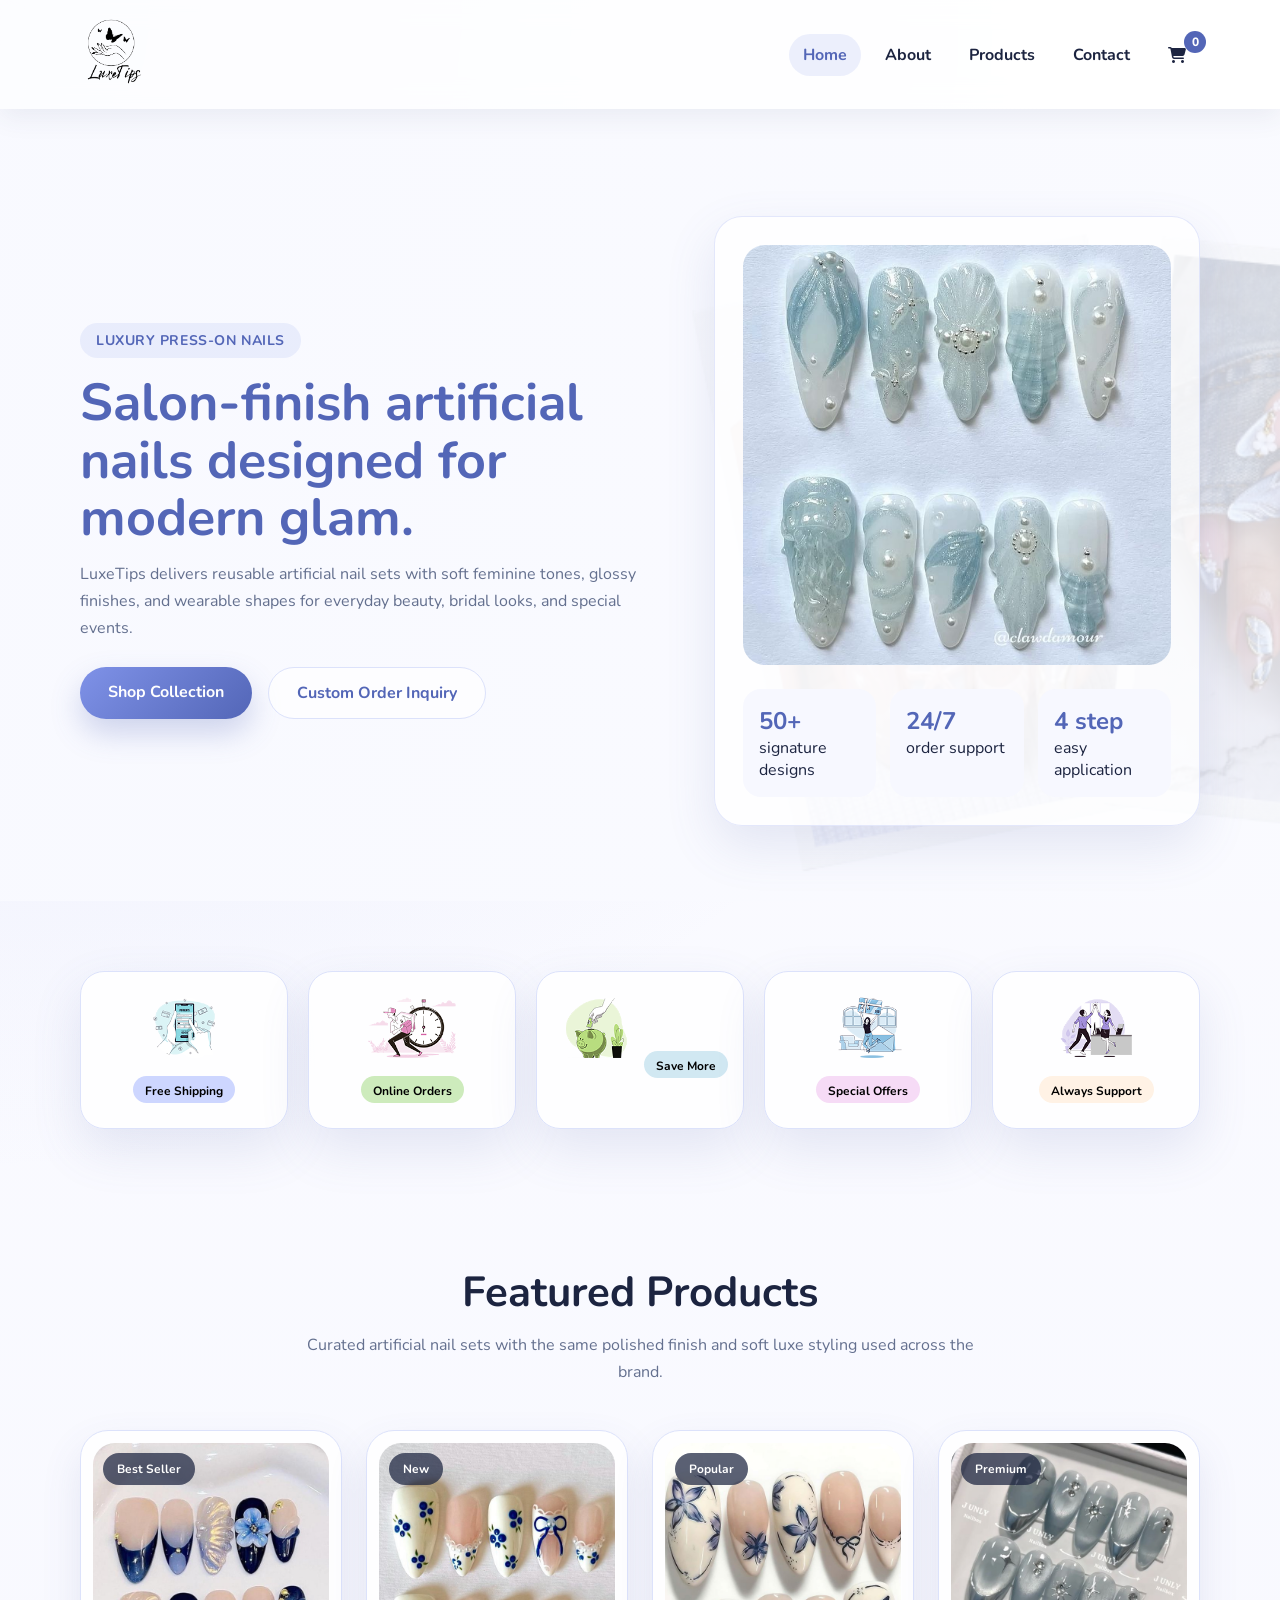
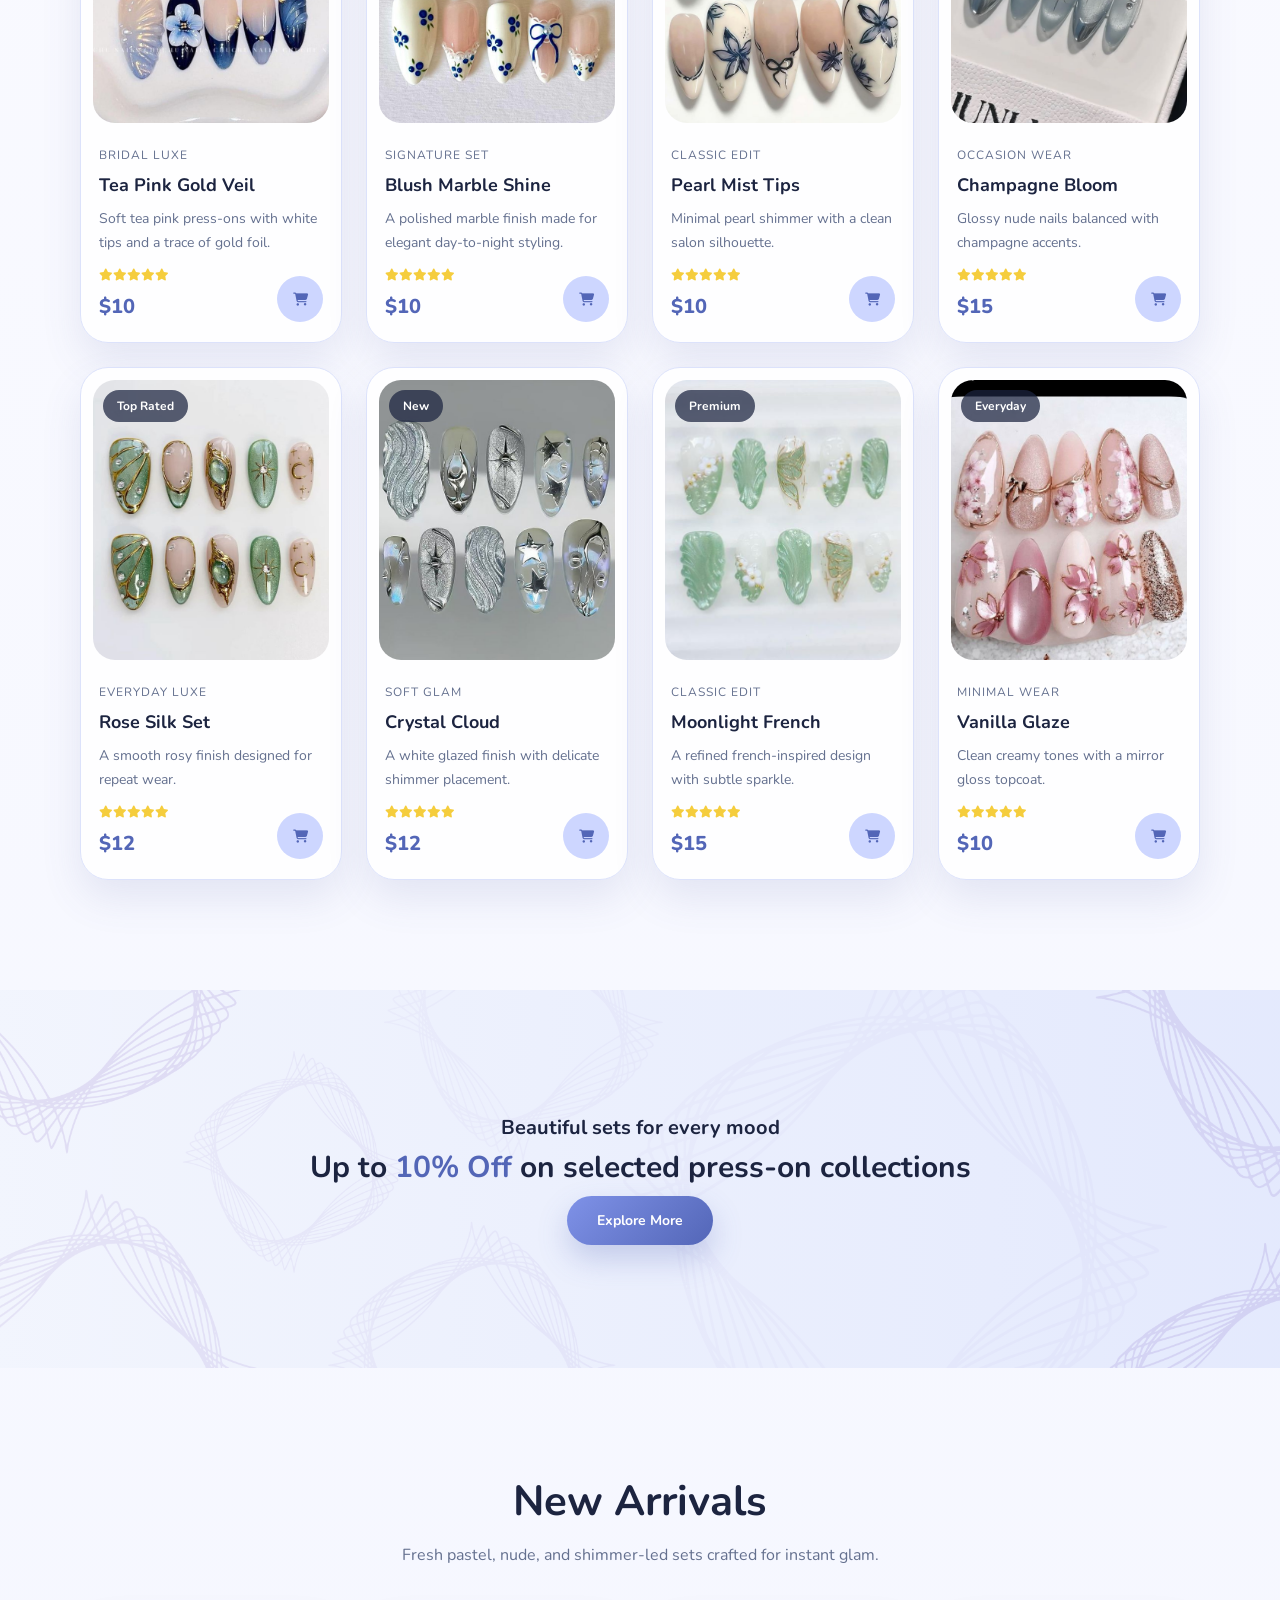
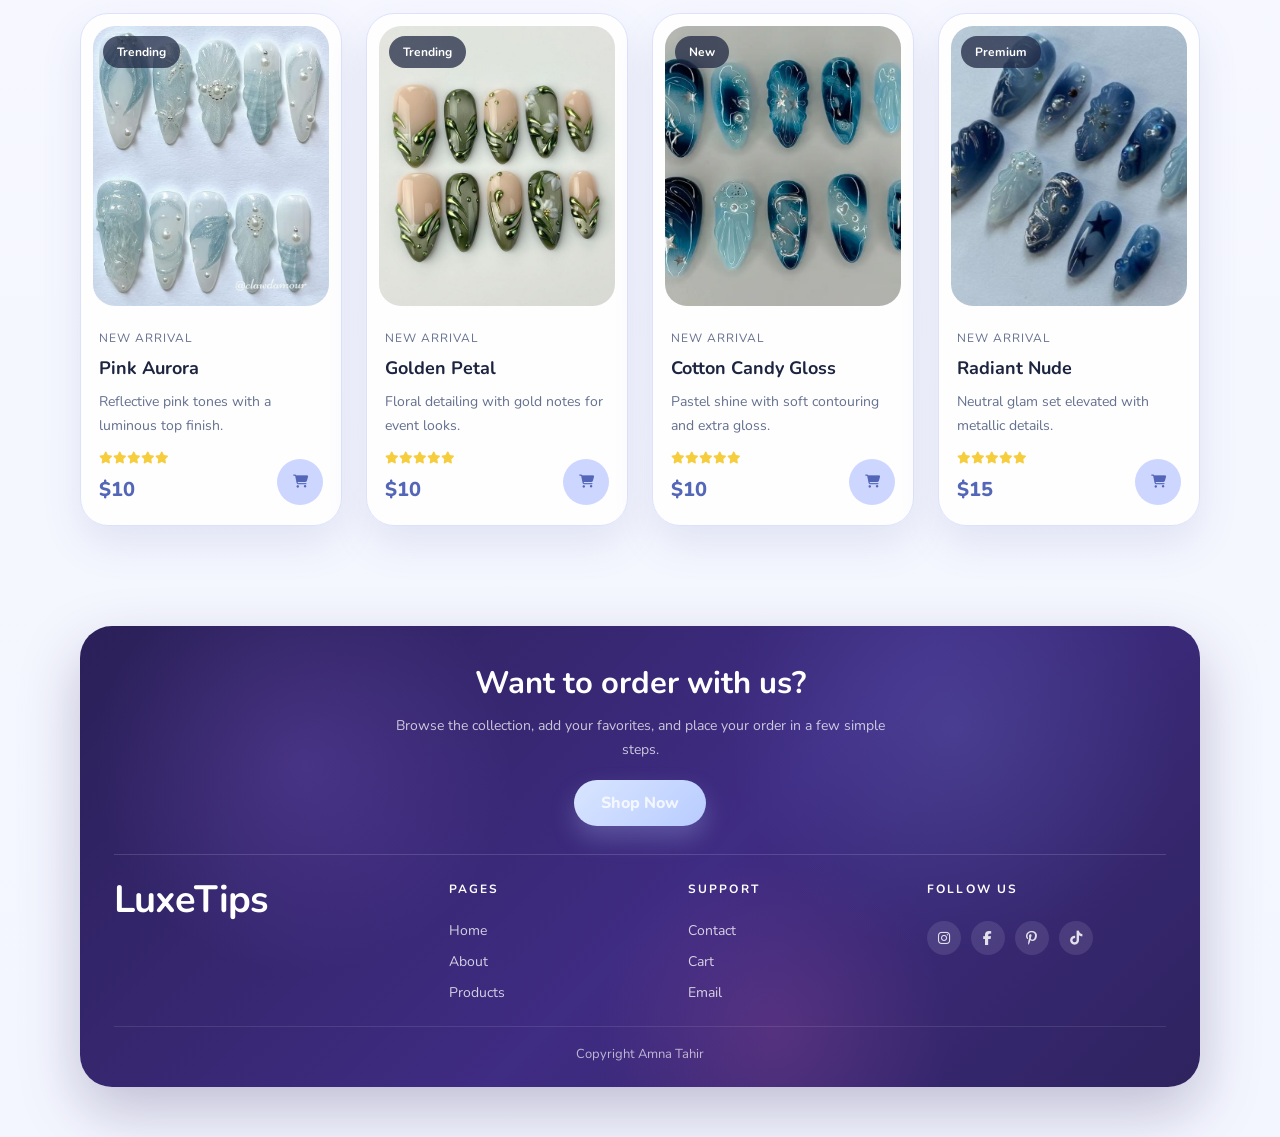
<file: index.html>
<!DOCTYPE html>
<html lang="en">
<head>
  <meta charset="UTF-8">
  <meta name="viewport" content="width=device-width, initial-scale=1.0">
  <title>LuxeTips | Artificial Nails</title>
  <link rel="stylesheet" href="https://cdnjs.cloudflare.com/ajax/libs/font-awesome/6.5.2/css/all.min.css">
  <link rel="stylesheet" href="style.css">
</head>
<body data-page="home">
  <header id="header">
    <a href="index.html"><img src="img/logo.png" class="logo" alt="LuxeTips logo"></a>
    <ul id="navbar">
      <li><a href="index.html" data-nav="home">Home</a></li>
      <li><a href="about.html" data-nav="about">About</a></li>
      <li><a href="product.html" data-nav="products">Products</a></li>
      <li><a href="contact.html" data-nav="contact">Contact</a></li>
      <li>
        <a href="cart.html" class="cart-link" data-nav="cart" aria-label="Cart">
          <i class="fa-solid fa-cart-shopping"></i>
          <span class="cart-count" data-cart-count>0</span>
        </a>
      </li>
    </ul>
  </header>

  <section id="hero">
    <div class="hero-copy">
      <span class="tag">Luxury Press-On Nails</span>
      <h1>Salon-finish artificial nails designed for modern glam.</h1>
      <p>LuxeTips delivers reusable artificial nail sets with soft feminine tones, glossy finishes, and wearable shapes for everyday beauty, bridal looks, and special events.</p>
      <div class="hero-actions">
        <a href="product.html" class="myBtn">Shop Collection</a>
        <a href="contact.html" class="outline-btn">Custom Order Inquiry</a>
      </div>
    </div>
    <div class="hero-card">
      <img src="img/28.jpg" alt="Featured luxe artificial nails">
      <div class="hero-stats">
        <div class="stat">
          <strong>50+</strong>
          <span>signature designs</span>
        </div>
        <div class="stat">
          <strong>24/7</strong>
          <span>order support</span>
        </div>
        <div class="stat">
          <strong>4 step</strong>
          <span>easy application</span>
        </div>
      </div>
    </div>
  </section>

  <section id="feature" class="section-p1">
    <div class="fe-box">
      <img src="img/f1.png" alt="Shipping icon">
      <h6>Free Shipping</h6>
    </div>
    <div class="fe-box">
      <img src="img/f2.png" alt="Order icon">
      <h6>Online Orders</h6>
    </div>
    <div class="fe-box">
      <img src="img/f3.png" alt="Savings icon">
      <h6>Save More</h6>
    </div>
    <div class="fe-box">
      <img src="img/f4.png" alt="Promotions icon">
      <h6>Special Offers</h6>
    </div>
    <div class="fe-box">
      <img src="img/f5.png" alt="Support icon">
      <h6>Always Support</h6>
    </div>
  </section>

  <section id="product1" class="section-p1">
    <div class="section-head">
      <h2>Featured Products</h2>
      <p>Curated artificial nail sets with the same polished finish and soft luxe styling used across the brand.</p>
    </div>
    <div class="pro-container" data-featured-products></div>
  </section>

  <section id="banner" class="section-m1">
    <h4>Beautiful sets for every mood</h4>
    <h2>Up to <span>10% Off</span> on selected press-on collections</h2>
    <a href="product.html" class="normal-link">Explore More</a>
  </section>

  <section id="product1" class="section-p1">
    <div class="section-head">
      <h2>New Arrivals</h2>
      <p>Fresh pastel, nude, and shimmer-led sets crafted for instant glam.</p>
    </div>
    <div class="pro-container" data-new-products></div>
  </section>

  <footer class="footer">
    <div class="footer-inner">
      <div class="footer-top">
        <h3>Want to order with us?</h3>
        <p>Browse the collection, add your favorites, and place your order in a few simple steps.</p>
        <a href="product.html" class="footer-cta">Shop Now</a>
      </div>
      <div class="footer-divider"></div>
      <div class="footer-grid">
        <div class="footer-brand">
          <h2>LuxeTips</h2>
        </div>
        <div class="footer-links">
          <h4>Pages</h4>
          <a href="index.html">Home</a>
          <a href="about.html">About</a>
          <a href="product.html">Products</a>
        </div>
        <div class="footer-links">
          <h4>Support</h4>
          <a href="contact.html">Contact</a>
          <a href="cart.html">Cart</a>
          <a href="mailto:amna.mirza782@gmail.com">Email</a>
        </div>
        <div class="footer-links footer-social">
          <h4>Follow Us</h4>
          <div class="social-icons">
            <a href="#" aria-label="Instagram"><i class="fa-brands fa-instagram"></i></a>
            <a href="#" aria-label="Facebook"><i class="fa-brands fa-facebook-f"></i></a>
            <a href="#" aria-label="Pinterest"><i class="fa-brands fa-pinterest-p"></i></a>
            <a href="#" aria-label="TikTok"><i class="fa-brands fa-tiktok"></i></a>
          </div>
        </div>
      </div>
      <div class="footer-bottom">
        <p>Copyright Amna Tahir</p>
      </div>
    </div>
  </footer>

  <div class="toast" data-toast></div>
  <script src="script.js"></script>
</body>
</html>
</file>
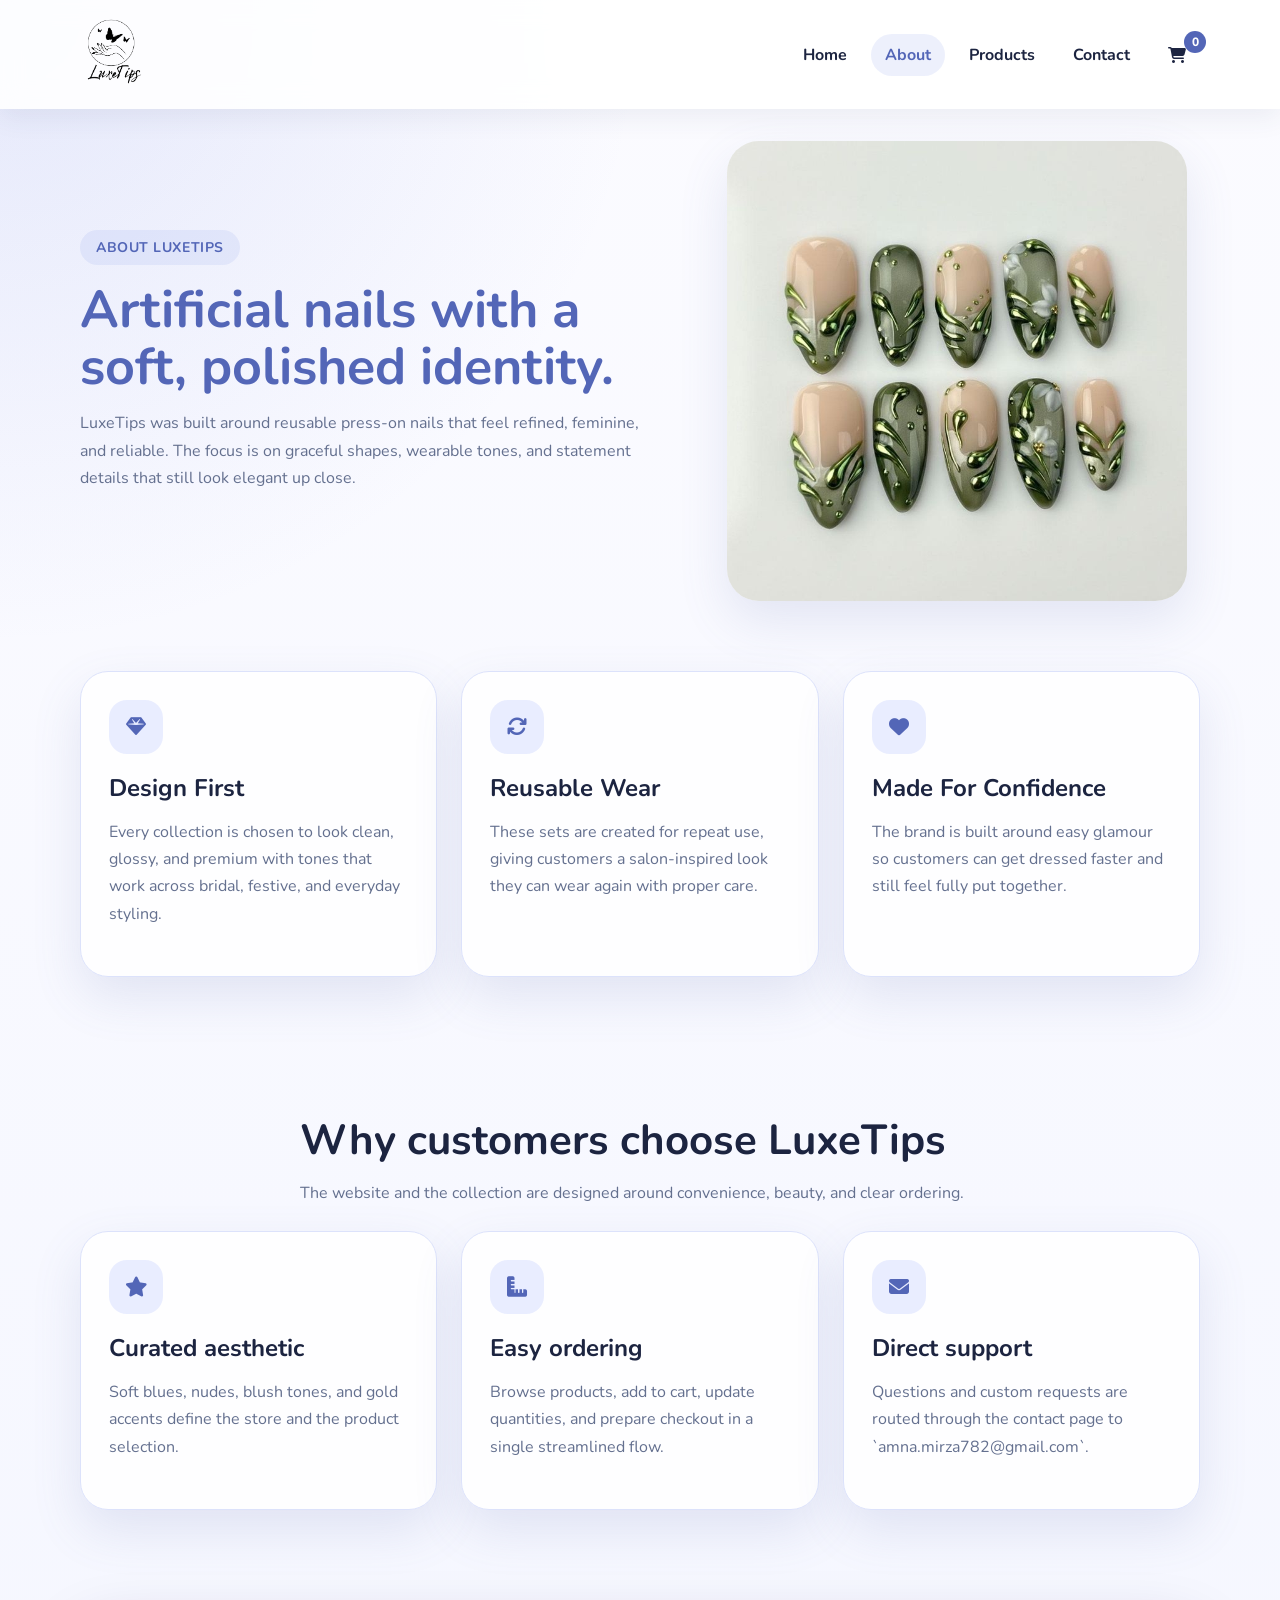
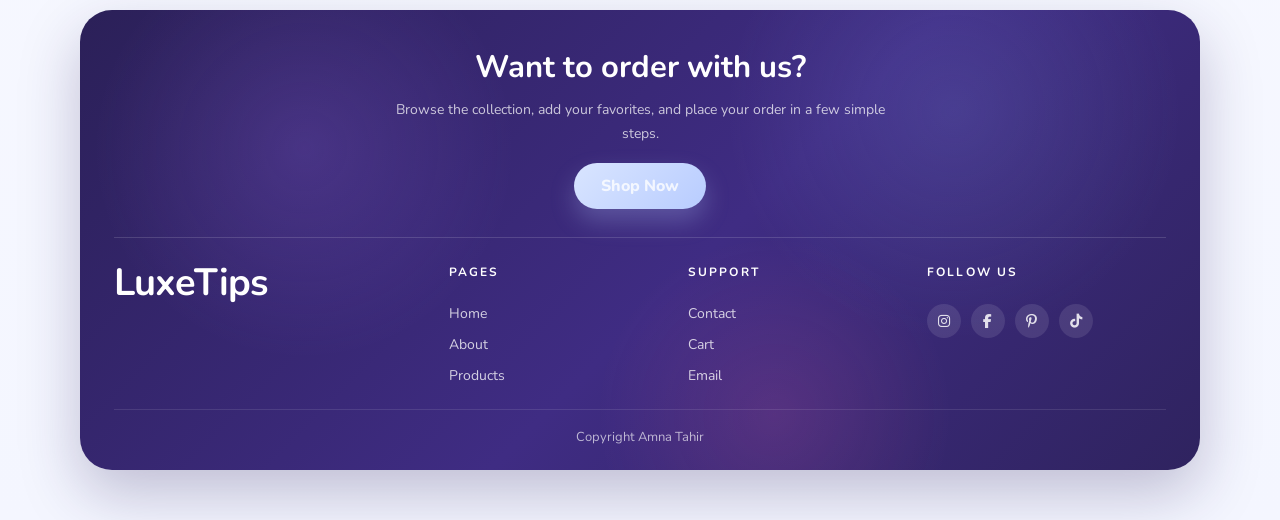
<file: about.html>
<!DOCTYPE html>
<html lang="en">
<head>
  <meta charset="UTF-8">
  <meta name="viewport" content="width=device-width, initial-scale=1.0">
  <title>LuxeTips | About</title>
  <link rel="stylesheet" href="https://cdnjs.cloudflare.com/ajax/libs/font-awesome/6.5.2/css/all.min.css">
  <link rel="stylesheet" href="style.css">
</head>
<body data-page="about">
  <header id="header">
    <a href="index.html"><img src="img/logo.png" class="logo" alt="LuxeTips logo"></a>
    <ul id="navbar">
      <li><a href="index.html" data-nav="home">Home</a></li>
      <li><a href="about.html" data-nav="about">About</a></li>
      <li><a href="product.html" data-nav="products">Products</a></li>
      <li><a href="contact.html" data-nav="contact">Contact</a></li>
      <li>
        <a href="cart.html" class="cart-link" data-nav="cart" aria-label="Cart">
          <i class="fa-solid fa-cart-shopping"></i>
          <span class="cart-count" data-cart-count>0</span>
        </a>
      </li>
    </ul>
  </header>

  <section class="page-hero section-p1">
    <div class="page-hero-copy">
      <span class="tag">About LuxeTips</span>
      <h1>Artificial nails with a soft, polished identity.</h1>
      <p>LuxeTips was built around reusable press-on nails that feel refined, feminine, and reliable. The focus is on graceful shapes, wearable tones, and statement details that still look elegant up close.</p>
    </div>
    <div class="page-hero-card">
      <img src="img/35.jpg" alt="About LuxeTips">
    </div>
  </section>

  <section class="section-p1">
    <div class="story-grid">
      <article class="story-card">
        <i class="fa-solid fa-gem"></i>
        <h3>Design First</h3>
        <p>Every collection is chosen to look clean, glossy, and premium with tones that work across bridal, festive, and everyday styling.</p>
      </article>
      <article class="story-card">
        <i class="fa-solid fa-arrows-rotate"></i>
        <h3>Reusable Wear</h3>
        <p>These sets are created for repeat use, giving customers a salon-inspired look they can wear again with proper care.</p>
      </article>
      <article class="story-card">
        <i class="fa-solid fa-heart"></i>
        <h3>Made For Confidence</h3>
        <p>The brand is built around easy glamour so customers can get dressed faster and still feel fully put together.</p>
      </article>
    </div>
  </section>

  <section class="section-p1">
    <div class="section-head">
      <h2>Why customers choose LuxeTips</h2>
      <p>The website and the collection are designed around convenience, beauty, and clear ordering.</p>
    </div>
    <div class="info-grid">
      <article class="info-card">
        <i class="fa-solid fa-star"></i>
        <h3>Curated aesthetic</h3>
        <p>Soft blues, nudes, blush tones, and gold accents define the store and the product selection.</p>
      </article>
      <article class="info-card">
        <i class="fa-solid fa-ruler-combined"></i>
        <h3>Easy ordering</h3>
        <p>Browse products, add to cart, update quantities, and prepare checkout in a single streamlined flow.</p>
      </article>
      <article class="info-card">
        <i class="fa-solid fa-envelope"></i>
        <h3>Direct support</h3>
        <p>Questions and custom requests are routed through the contact page to `amna.mirza782@gmail.com`.</p>
      </article>
    </div>
  </section>

  <footer class="footer">
    <div class="footer-inner">
      <div class="footer-top">
        <h3>Want to order with us?</h3>
        <p>Browse the collection, add your favorites, and place your order in a few simple steps.</p>
        <a href="product.html" class="footer-cta">Shop Now</a>
      </div>
      <div class="footer-divider"></div>
      <div class="footer-grid">
        <div class="footer-brand">
          <h2>LuxeTips</h2>
        </div>
        <div class="footer-links">
          <h4>Pages</h4>
          <a href="index.html">Home</a>
          <a href="about.html">About</a>
          <a href="product.html">Products</a>
        </div>
        <div class="footer-links">
          <h4>Support</h4>
          <a href="contact.html">Contact</a>
          <a href="cart.html">Cart</a>
          <a href="mailto:amna.mirza782@gmail.com">Email</a>
        </div>
        <div class="footer-links footer-social">
          <h4>Follow Us</h4>
          <div class="social-icons">
            <a href="#" aria-label="Instagram"><i class="fa-brands fa-instagram"></i></a>
            <a href="#" aria-label="Facebook"><i class="fa-brands fa-facebook-f"></i></a>
            <a href="#" aria-label="Pinterest"><i class="fa-brands fa-pinterest-p"></i></a>
            <a href="#" aria-label="TikTok"><i class="fa-brands fa-tiktok"></i></a>
          </div>
        </div>
      </div>
      <div class="footer-bottom">
        <p>Copyright Amna Tahir</p>
      </div>
    </div>
  </footer>

  <div class="toast" data-toast></div>
  <script src="script.js"></script>
</body>
</html>
</file>
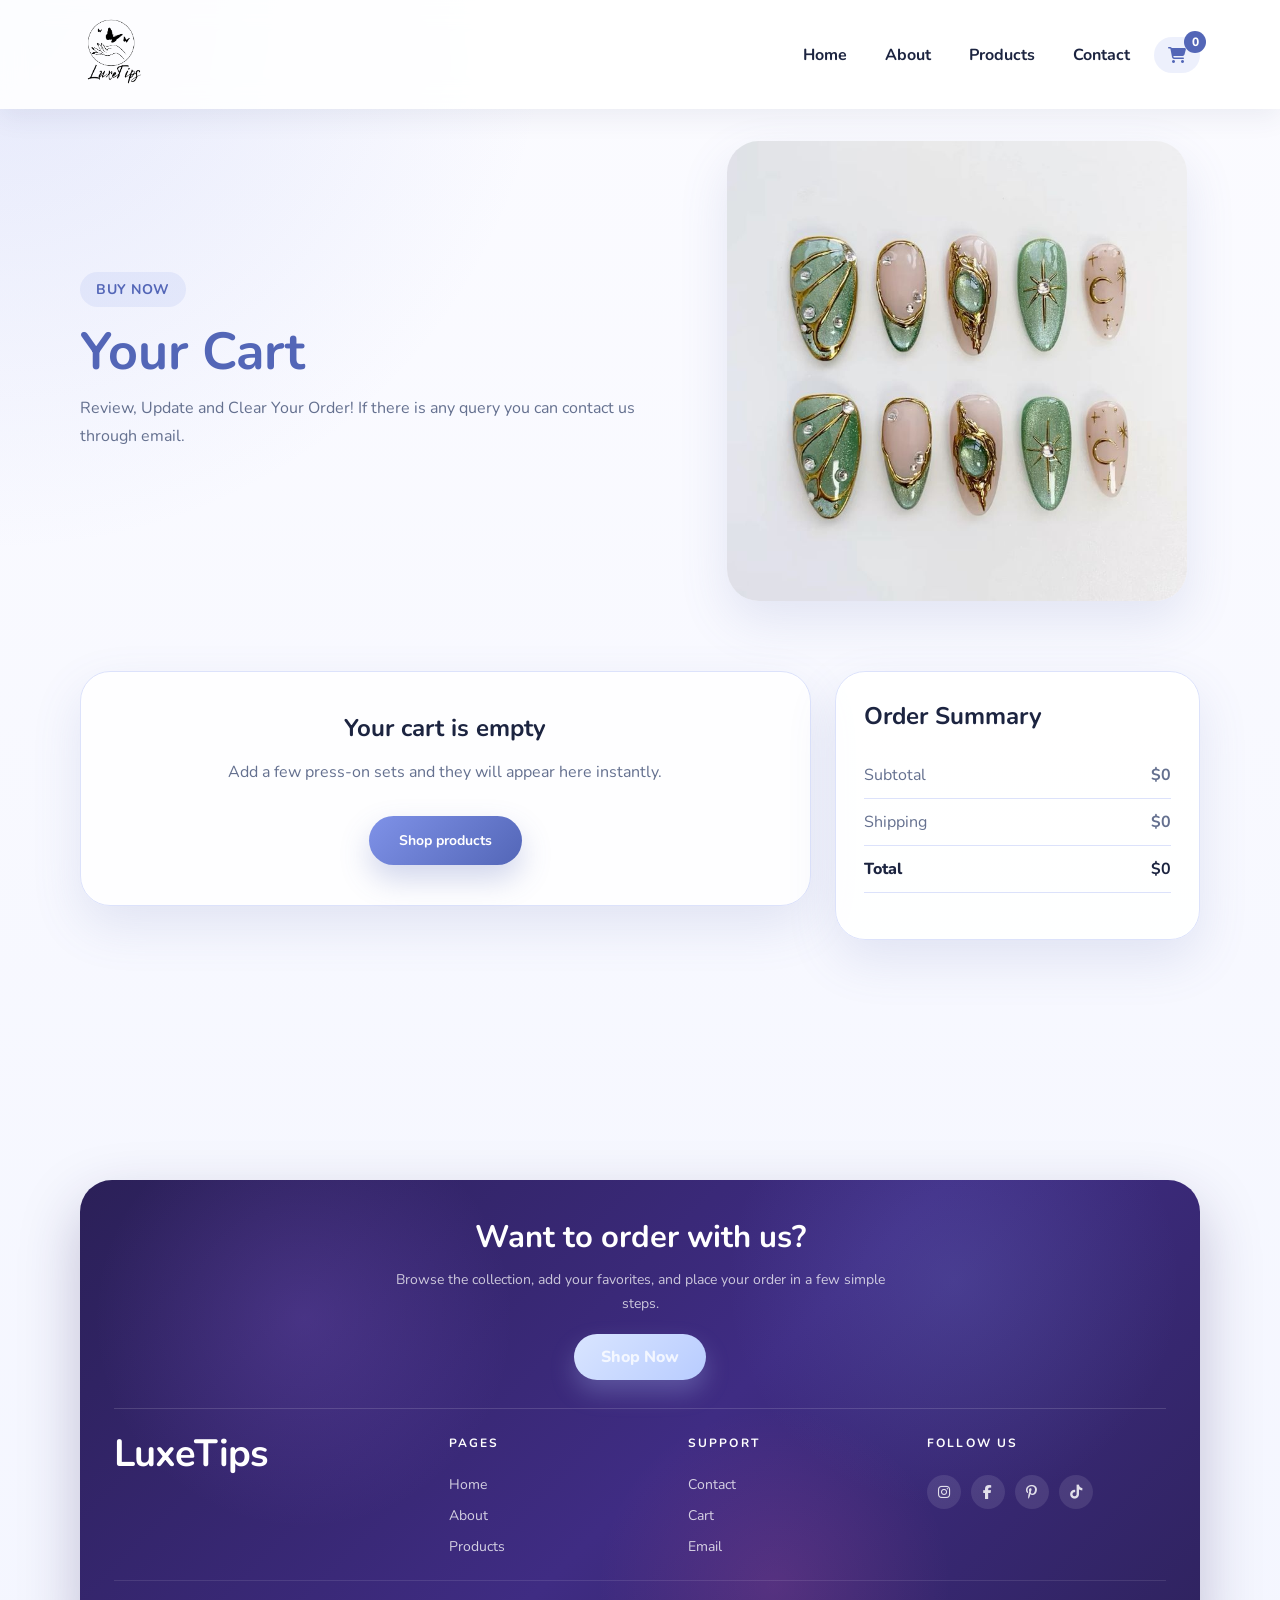
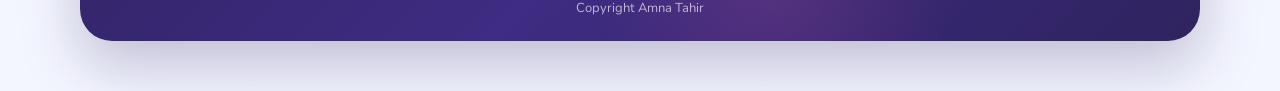
<file: cart.html>
<!DOCTYPE html>
<html lang="en">
<head>
  <meta charset="UTF-8">
  <meta name="viewport" content="width=device-width, initial-scale=1.0">
  <title>LuxeTips | Cart</title>
  <link rel="stylesheet" href="https://cdnjs.cloudflare.com/ajax/libs/font-awesome/6.5.2/css/all.min.css">
  <link rel="stylesheet" href="style.css">
</head>
<body data-page="cart">
  <header id="header">
    <a href="index.html"><img src="img/logo.png" class="logo" alt="LuxeTips logo"></a>
    <ul id="navbar">
      <li><a href="index.html" data-nav="home">Home</a></li>
      <li><a href="about.html" data-nav="about">About</a></li>
      <li><a href="product.html" data-nav="products">Products</a></li>
      <li><a href="contact.html" data-nav="contact">Contact</a></li>
      <li>
        <a href="cart.html" class="cart-link" data-nav="cart" aria-label="Cart">
          <i class="fa-solid fa-cart-shopping"></i>
          <span class="cart-count" data-cart-count>0</span>
        </a>
      </li>
    </ul>
  </header>

  <section class="page-hero section-p1">
    <div class="page-hero-copy">
      <span class="tag">Buy Now</span>
      <h1>Your Cart</h1>
      <p>Review, Update and Clear Your Order! If there is any query you can contact us through email.</p>
    </div>
    <div class="page-hero-card">
      <img src="img/23.jpg" alt="Cart page">
    </div>
  </section>

  <section class="section-p1">
    <div class="cart-layout">
      <div class="cart-list" data-cart-items></div>
      <div data-cart-summary></div>
    </div>
  </section>

  <section class="section-p1">
    <div class="contact-form-wrap checkout-form-wrap" data-checkout-section hidden>
      <div class="section-head">
        <h2>Checkout Details</h2>
        <p>Fill in your delivery details. The order summary and total amount will be included in the message sent to LuxeTips.</p>
      </div>
      <form class="contact-form checkout-form" data-checkout-form>
        <div class="field">
          <label for="checkout-name">Full Name</label>
          <input id="checkout-name" name="fullName" type="text" required>
        </div>
        <div class="field">
          <label for="checkout-phone">Phone Number</label>
          <div class="phone-field">
            <select id="checkout-country-code" name="countryCode" required>
              <option value="+92">Pakistan (+92)</option>
              <option value="+1">USA/Canada (+1)</option>
              <option value="+44">UK (+44)</option>
              <option value="+971">UAE (+971)</option>
              <option value="+91">India (+91)</option>
              <option value="+61">Australia (+61)</option>
              <option value="+966">Saudi Arabia (+966)</option>
            </select>
            <input id="checkout-phone" name="phone" type="tel" placeholder="3001234567" required>
          </div>
        </div>
        <div class="field">
          <label for="checkout-email">Email Address</label>
          <input id="checkout-email" name="email" type="email" required>
        </div>
        <div class="field">
          <label for="checkout-city">City</label>
          <input id="checkout-city" name="city" type="text" required>
        </div>
        <div class="field">
          <label for="checkout-country">Country</label>
          <input id="checkout-country" name="country" type="text" required>
        </div>
        <div class="field">
          <label for="checkout-postal">Postal Code</label>
          <input id="checkout-postal" name="postalCode" type="text" required>
        </div>
        <div class="field full">
          <label for="checkout-address">Permanent Address</label>
          <textarea id="checkout-address" name="address" required></textarea>
        </div>
        <div class="field">
          <label for="checkout-total">Total Amount</label>
          <input id="checkout-total" name="totalAmount" type="text" readonly required>
        </div>
        <div class="field full">
          <div class="checkout-note">
            Your order will stay on this page after submission.
          </div>
        </div>
        <div class="field full">
          <div class="checkout-status" data-checkout-status hidden></div>
        </div>
        <div class="field full checkout-submit-wrap" data-checkout-submit-wrap hidden>
          <button type="submit" class="normal">Submit Order</button>
        </div>
      </form>
    </div>
  </section>

  <footer class="footer">
    <div class="footer-inner">
      <div class="footer-top">
        <h3>Want to order with us?</h3>
        <p>Browse the collection, add your favorites, and place your order in a few simple steps.</p>
        <a href="product.html" class="footer-cta">Shop Now</a>
      </div>
      <div class="footer-divider"></div>
      <div class="footer-grid">
        <div class="footer-brand">
          <h2>LuxeTips</h2>
        </div>
        <div class="footer-links">
          <h4>Pages</h4>
          <a href="index.html">Home</a>
          <a href="about.html">About</a>
          <a href="product.html">Products</a>
        </div>
        <div class="footer-links">
          <h4>Support</h4>
          <a href="contact.html">Contact</a>
          <a href="cart.html">Cart</a>
          <a href="mailto:amna.mirza782@gmail.com">Email</a>
        </div>
        <div class="footer-links footer-social">
          <h4>Follow Us</h4>
          <div class="social-icons">
            <a href="#" aria-label="Instagram"><i class="fa-brands fa-instagram"></i></a>
            <a href="#" aria-label="Facebook"><i class="fa-brands fa-facebook-f"></i></a>
            <a href="#" aria-label="Pinterest"><i class="fa-brands fa-pinterest-p"></i></a>
            <a href="#" aria-label="TikTok"><i class="fa-brands fa-tiktok"></i></a>
          </div>
        </div>
      </div>
      <div class="footer-bottom">
        <p>Copyright Amna Tahir</p>
      </div>
    </div>
  </footer>

  <div class="toast" data-toast></div>
  <script src="script.js"></script>
</body>
</html>
</file>
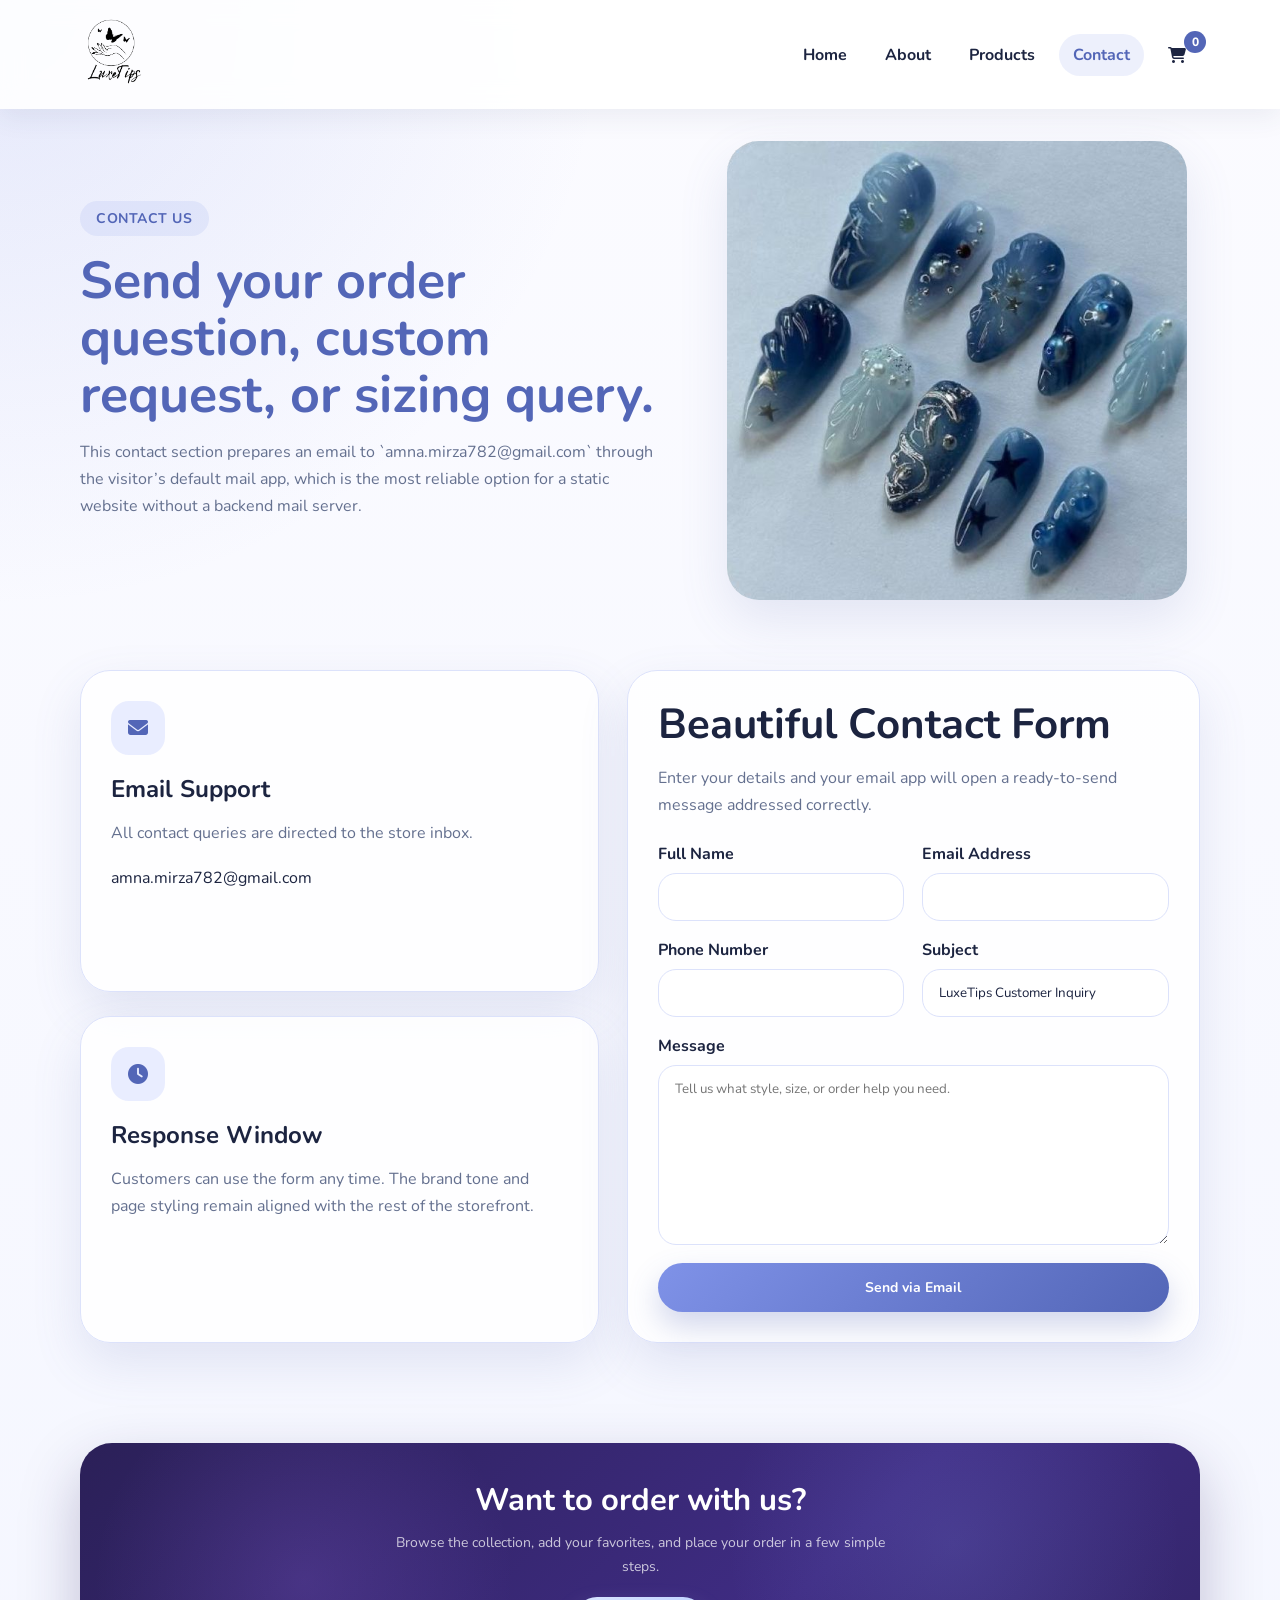
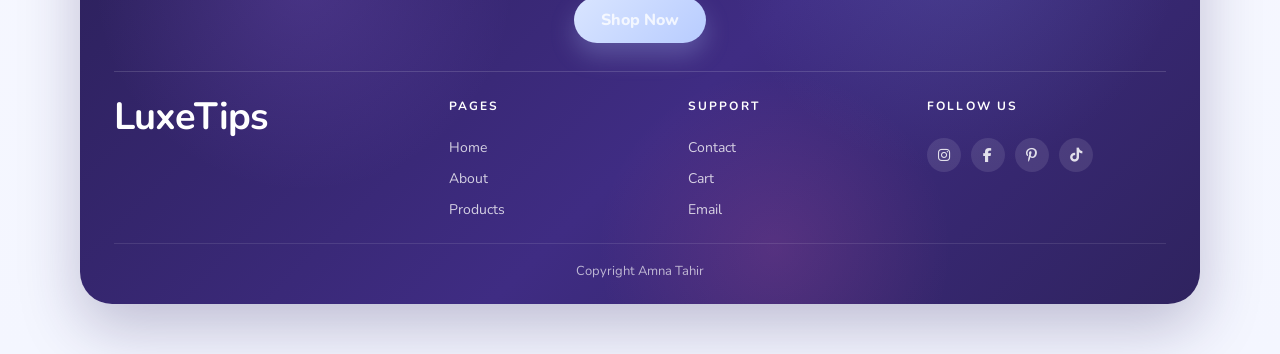
<file: contact.html>
<!DOCTYPE html>
<html lang="en">
<head>
  <meta charset="UTF-8">
  <meta name="viewport" content="width=device-width, initial-scale=1.0">
  <title>LuxeTips | Contact</title>
  <link rel="stylesheet" href="https://cdnjs.cloudflare.com/ajax/libs/font-awesome/6.5.2/css/all.min.css">
  <link rel="stylesheet" href="style.css">
</head>
<body data-page="contact">
  <header id="header">
    <a href="index.html"><img src="img/logo.png" class="logo" alt="LuxeTips logo"></a>
    <ul id="navbar">
      <li><a href="index.html" data-nav="home">Home</a></li>
      <li><a href="about.html" data-nav="about">About</a></li>
      <li><a href="product.html" data-nav="products">Products</a></li>
      <li><a href="contact.html" data-nav="contact">Contact</a></li>
      <li>
        <a href="cart.html" class="cart-link" data-nav="cart" aria-label="Cart">
          <i class="fa-solid fa-cart-shopping"></i>
          <span class="cart-count" data-cart-count>0</span>
        </a>
      </li>
    </ul>
  </header>

  <section class="page-hero section-p1">
    <div class="page-hero-copy">
      <span class="tag">Contact Us</span>
      <h1>Send your order question, custom request, or sizing query.</h1>
      <p>This contact section prepares an email to `amna.mirza782@gmail.com` through the visitor’s default mail app, which is the most reliable option for a static website without a backend mail server.</p>
    </div>
    <div class="page-hero-card">
      <img src="img/29.jpg" alt="Contact LuxeTips">
    </div>
  </section>

  <section class="section-p1">
    <div class="split-layout">
      <div class="contact-stack">
        <article class="contact-card">
          <i class="fa-solid fa-envelope"></i>
          <h3>Email Support</h3>
          <p>All contact queries are directed to the store inbox.</p>
          <a href="mailto:amna.mirza782@gmail.com">amna.mirza782@gmail.com</a>
        </article>
        <article class="contact-card">
          <i class="fa-solid fa-clock"></i>
          <h3>Response Window</h3>
          <p>Customers can use the form any time. The brand tone and page styling remain aligned with the rest of the storefront.</p>
        </article>
      </div>

      <div class="contact-form-wrap">
        <div class="section-head">
          <h2>Beautiful Contact Form</h2>
          <p>Enter your details and your email app will open a ready-to-send message addressed correctly.</p>
        </div>
        <form class="contact-form" data-contact-form>
          <div class="field">
            <label for="name">Full Name</label>
            <input id="name" name="name" type="text" required>
          </div>
          <div class="field">
            <label for="email">Email Address</label>
            <input id="email" name="email" type="email" required>
          </div>
          <div class="field">
            <label for="phone">Phone Number</label>
            <input id="phone" name="phone" type="tel" required>
          </div>
          <div class="field">
            <label for="subject">Subject</label>
            <input id="subject" name="subject" type="text" value="LuxeTips Customer Inquiry" required>
          </div>
          <div class="field full">
            <label for="message">Message</label>
            <textarea id="message" name="message" placeholder="Tell us what style, size, or order help you need." required></textarea>
          </div>
          <div class="field full">
            <button type="submit" class="normal">Send via Email</button>
          </div>
        </form>
      </div>
    </div>
  </section>

  <footer class="footer">
    <div class="footer-inner">
      <div class="footer-top">
        <h3>Want to order with us?</h3>
        <p>Browse the collection, add your favorites, and place your order in a few simple steps.</p>
        <a href="product.html" class="footer-cta">Shop Now</a>
      </div>
      <div class="footer-divider"></div>
      <div class="footer-grid">
        <div class="footer-brand">
          <h2>LuxeTips</h2>
        </div>
        <div class="footer-links">
          <h4>Pages</h4>
          <a href="index.html">Home</a>
          <a href="about.html">About</a>
          <a href="product.html">Products</a>
        </div>
        <div class="footer-links">
          <h4>Support</h4>
          <a href="contact.html">Contact</a>
          <a href="cart.html">Cart</a>
          <a href="mailto:amna.mirza782@gmail.com">Email</a>
        </div>
        <div class="footer-links footer-social">
          <h4>Follow Us</h4>
          <div class="social-icons">
            <a href="#" aria-label="Instagram"><i class="fa-brands fa-instagram"></i></a>
            <a href="#" aria-label="Facebook"><i class="fa-brands fa-facebook-f"></i></a>
            <a href="#" aria-label="Pinterest"><i class="fa-brands fa-pinterest-p"></i></a>
            <a href="#" aria-label="TikTok"><i class="fa-brands fa-tiktok"></i></a>
          </div>
        </div>
      </div>
      <div class="footer-bottom">
        <p>Copyright Amna Tahir</p>
      </div>
    </div>
  </footer>

  <div class="toast" data-toast></div>
  <script src="script.js"></script>
</body>
</html>
</file>
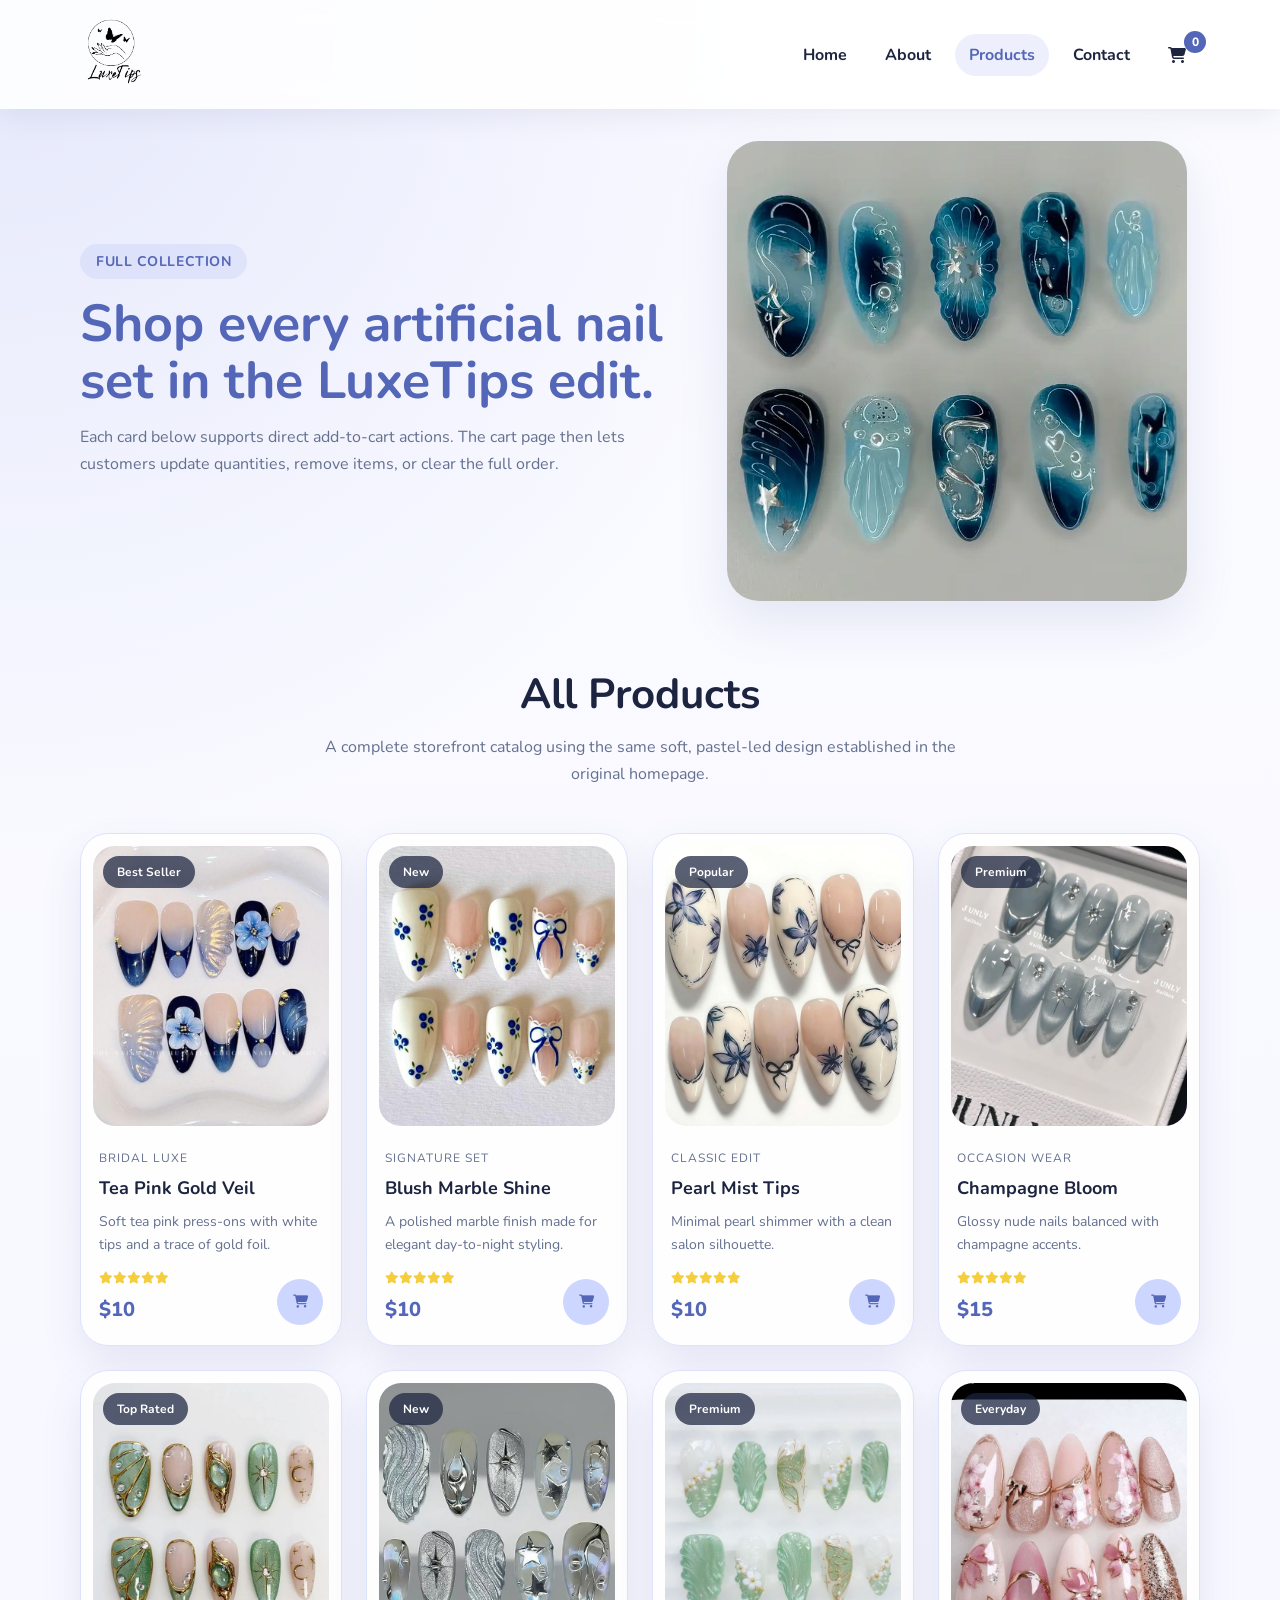
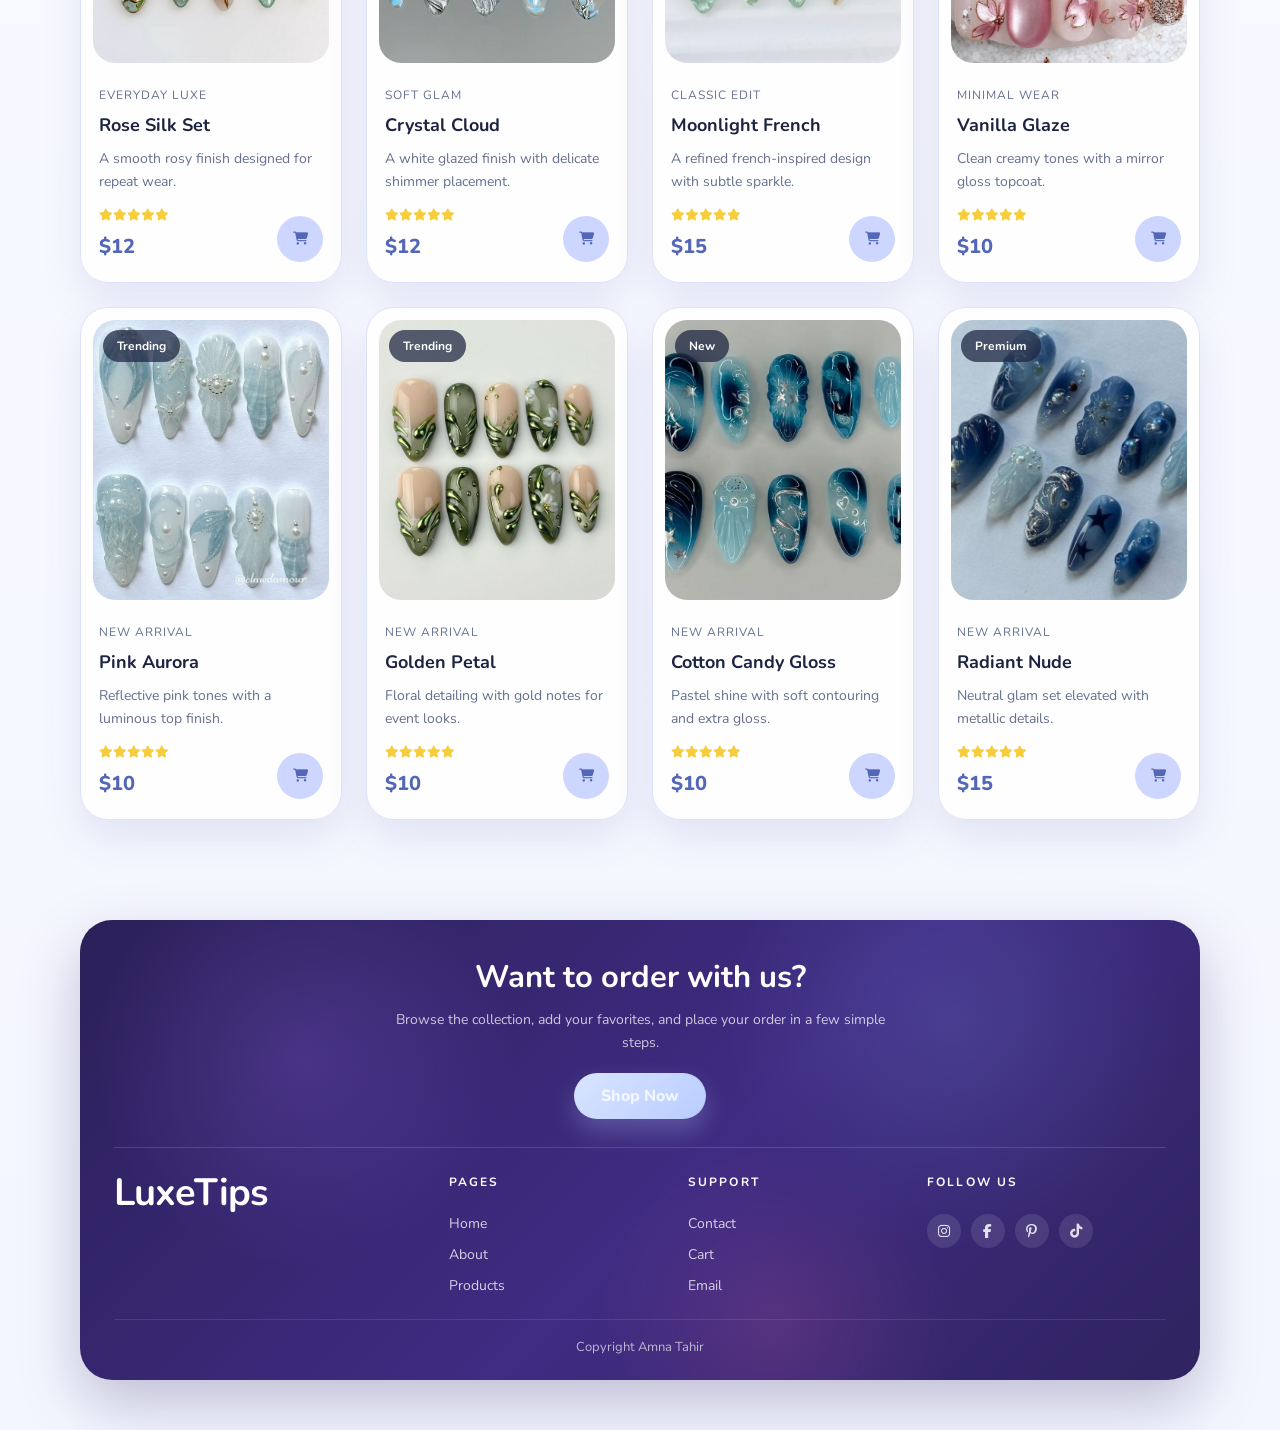
<file: product.html>
<!DOCTYPE html>
<html lang="en">
<head>
  <meta charset="UTF-8">
  <meta name="viewport" content="width=device-width, initial-scale=1.0">
  <title>LuxeTips | Products</title>
  <link rel="stylesheet" href="https://cdnjs.cloudflare.com/ajax/libs/font-awesome/6.5.2/css/all.min.css">
  <link rel="stylesheet" href="style.css">
</head>
<body data-page="products">
  <header id="header">
    <a href="index.html"><img src="img/logo.png" class="logo" alt="LuxeTips logo"></a>
    <ul id="navbar">
      <li><a href="index.html" data-nav="home">Home</a></li>
      <li><a href="about.html" data-nav="about">About</a></li>
      <li><a href="product.html" data-nav="products">Products</a></li>
      <li><a href="contact.html" data-nav="contact">Contact</a></li>
      <li>
        <a href="cart.html" class="cart-link" data-nav="cart" aria-label="Cart">
          <i class="fa-solid fa-cart-shopping"></i>
          <span class="cart-count" data-cart-count>0</span>
        </a>
      </li>
    </ul>
  </header>

  <section class="page-hero section-p1">
    <div class="page-hero-copy">
      <span class="tag">Full Collection</span>
      <h1>Shop every artificial nail set in the LuxeTips edit.</h1>
      <p>Each card below supports direct add-to-cart actions. The cart page then lets customers update quantities, remove items, or clear the full order.</p>
    </div>
    <div class="page-hero-card">
      <img src="img/31.jpg" alt="LuxeTips collection">
    </div>
  </section>

  <section class="products-section section-p1">
    <div class="section-head">
      <h2>All Products</h2>
      <p>A complete storefront catalog using the same soft, pastel-led design established in the original homepage.</p>
    </div>
    <div class="pro-container" data-all-products></div>
  </section>

  <footer class="footer">
    <div class="footer-inner">
      <div class="footer-top">
        <h3>Want to order with us?</h3>
        <p>Browse the collection, add your favorites, and place your order in a few simple steps.</p>
        <a href="product.html" class="footer-cta">Shop Now</a>
      </div>
      <div class="footer-divider"></div>
      <div class="footer-grid">
        <div class="footer-brand">
          <h2>LuxeTips</h2>
        </div>
        <div class="footer-links">
          <h4>Pages</h4>
          <a href="index.html">Home</a>
          <a href="about.html">About</a>
          <a href="product.html">Products</a>
        </div>
        <div class="footer-links">
          <h4>Support</h4>
          <a href="contact.html">Contact</a>
          <a href="cart.html">Cart</a>
          <a href="mailto:amna.mirza782@gmail.com">Email</a>
        </div>
        <div class="footer-links footer-social">
          <h4>Follow Us</h4>
          <div class="social-icons">
            <a href="#" aria-label="Instagram"><i class="fa-brands fa-instagram"></i></a>
            <a href="#" aria-label="Facebook"><i class="fa-brands fa-facebook-f"></i></a>
            <a href="#" aria-label="Pinterest"><i class="fa-brands fa-pinterest-p"></i></a>
            <a href="#" aria-label="TikTok"><i class="fa-brands fa-tiktok"></i></a>
          </div>
        </div>
      </div>
      <div class="footer-bottom">
        <p>Copyright Amna Tahir</p>
      </div>
    </div>
  </footer>

  <div class="toast" data-toast></div>
  <script src="script.js"></script>
</body>
</html>
</file>
<file: style.css>
@import url("https://fonts.googleapis.com/css2?family=Nunito:wght@300;400;600;700;800&display=swap");

:root {
  --primary: #7f92e8;
  --primary-dark: #5366b7;
  --primary-soft: #cdd6ff;
  --bg-soft: #f7f8ff;
  --surface: #ffffff;
  --surface-alt: #e9edff;
  --text: #1c2440;
  --muted: #64708f;
  --line: #dce2fb;
  --success: #3a7a5f;
  --shadow: 0 20px 50px rgba(91, 105, 170, 0.14);
}

* {
  margin: 0;
  padding: 0;
  box-sizing: border-box;
  font-family: "Nunito", sans-serif;
}

html {
  scroll-behavior: smooth;
}

body {
  width: 100%;
  color: var(--text);
  background:
    radial-gradient(circle at top left, rgba(127, 146, 232, 0.18), transparent 26%),
    linear-gradient(180deg, #fbfbff 0%, #f4f6ff 100%);
}

a {
  text-decoration: none;
  color: inherit;
}

ul {
  margin: 0;
  padding: 0;
}

h1 {
  font-size: 52px;
  line-height: 1.1;
  color: var(--text);
}

h2 {
  font-size: 42px;
  line-height: 1.15;
  color: var(--text);
}

h3 {
  font-size: 24px;
}

h4 {
  font-size: 20px;
  color: var(--text);
}

h6 {
  font-weight: 700;
  font-size: 12px;
}

p {
  font-size: 16px;
  line-height: 1.7;
  color: var(--muted);
  margin: 15px 0 20px;
}

.section-p1 {
  padding: 70px 80px;
}

.section-m1 {
  margin: 40px 0;
}

.tag {
  display: inline-flex;
  align-items: center;
  gap: 8px;
  padding: 8px 16px;
  border-radius: 999px;
  background: rgba(127, 146, 232, 0.13);
  color: var(--primary-dark);
  font-size: 14px;
  font-weight: 700;
  letter-spacing: 0.04em;
  text-transform: uppercase;
}

button,
.normal-link {
  border: none;
  cursor: pointer;
  transition: 0.2s ease;
}

button.normal,
.normal-link {
  display: inline-flex;
  align-items: center;
  justify-content: center;
  gap: 10px;
  font-size: 14px;
  font-weight: 700;
  padding: 15px 30px;
  color: #fff;
  background: linear-gradient(135deg, var(--primary), var(--primary-dark));
  border-radius: 999px;
  box-shadow: 0 14px 30px rgba(83, 102, 183, 0.26);
}

button.normal:hover,
.normal-link:hover,
.myBtn:hover {
  transform: translateY(-2px);
}

.secondary-btn {
  width: 100%;
  padding: 14px 18px;
  border-radius: 999px;
  background: transparent;
  color: var(--primary-dark);
  font-weight: 700;
  border: 1px solid var(--line);
}

#header {
  display: flex;
  align-items: center;
  justify-content: space-between;
  padding: 18px 80px;
  background: rgba(255, 255, 255, 0.88);
  backdrop-filter: blur(12px);
  box-shadow: 0 8px 25px rgba(53, 63, 108, 0.08);
  z-index: 999;
  position: sticky;
  top: 0;
  left: 0;
}

.logo {
  width: 64px;
}

#navbar {
  display: flex;
  align-items: center;
  justify-content: center;
  gap: 10px;
}

#navbar li {
  list-style: none;
  position: relative;
}

#navbar li a {
  display: inline-flex;
  align-items: center;
  gap: 8px;
  padding: 10px 14px;
  border-radius: 999px;
  font-size: 16px;
  font-weight: 700;
  color: var(--text);
  transition: 0.3s ease;
}

#navbar li a:hover,
#navbar li a.active {
  color: var(--primary-dark);
  background: rgba(127, 146, 232, 0.14);
}

.cart-link {
  position: relative;
}

.cart-count {
  position: absolute;
  top: -6px;
  right: -6px;
  width: 22px;
  height: 22px;
  border-radius: 50%;
  background: var(--primary-dark);
  color: #fff;
  display: grid;
  place-items: center;
  font-size: 12px;
  font-weight: 800;
}

#hero,
.page-hero {
  min-height: 88vh;
  width: 100%;
  padding: 0 80px;
  padding-top: 32px;
  display: grid;
  grid-template-columns: 1.1fr 0.9fr;
  gap: 40px;
  align-items: center;
}

#hero {
  background:
    linear-gradient(90deg, rgba(248, 249, 255, 0.94), rgba(248, 249, 255, 0.78)),
    url("img/header.png") center/cover no-repeat;
}

.hero-copy p,
.page-hero-copy p {
  max-width: 580px;
}

#hero h1,
.page-hero h1 {
  color: var(--primary-dark);
  margin-top: 16px;
}

.hero-actions {
  display: flex;
  flex-wrap: wrap;
  gap: 16px;
  margin-top: 24px;
}

.myBtn {
  background: linear-gradient(135deg, var(--primary), var(--primary-dark));
  color: #fff;
  padding: 14px 28px;
  border-radius: 999px;
  font-weight: 700;
  box-shadow: 0 14px 30px rgba(83, 102, 183, 0.26);
}

.outline-btn {
  display: inline-flex;
  align-items: center;
  justify-content: center;
  padding: 14px 28px;
  border-radius: 999px;
  font-weight: 700;
  border: 1px solid var(--line);
  color: var(--primary-dark);
  background: rgba(255, 255, 255, 0.7);
}

.hero-card {
  background: rgba(255, 255, 255, 0.72);
  border: 1px solid rgba(220, 226, 251, 0.8);
  border-radius: 28px;
  padding: 28px;
  box-shadow: var(--shadow);
}

.hero-card img {
  width: 100%;
  height: 420px;
  object-fit: cover;
  border-radius: 22px;
}

.hero-stats {
  display: grid;
  grid-template-columns: repeat(3, 1fr);
  gap: 14px;
  margin-top: 18px;
}

.stat {
  background: var(--bg-soft);
  border-radius: 18px;
  padding: 16px;
}

.stat strong {
  display: block;
  font-size: 24px;
  color: var(--primary-dark);
}

#feature {
  display: grid;
  grid-template-columns: repeat(5, minmax(140px, 1fr));
  gap: 20px;
}

#feature .fe-box,
.info-card,
.story-card,
.contact-card,
.summary-card,
.cart-item,
.empty-state {
  background: rgba(255, 255, 255, 0.88);
  border: 1px solid var(--line);
  box-shadow: var(--shadow);
}

#feature .fe-box {
  text-align: center;
  padding: 25px 15px;
  border-radius: 24px;
}

#feature .fe-box:hover,
#product1 .pro:hover,
.story-card:hover,
.contact-card:hover {
  transform: translateY(-4px);
}

#feature .fe-box h6 {
  padding: 9px 12px 6px;
  line-height: 1;
  border-radius: 999px;
  color: #000;
  background: var(--primary-soft);
  display: inline-block;
}

#feature .fe-box img {
  width: 100%;
  max-width: 88px;
  margin-bottom: 12px;
}

#feature .fe-box:nth-child(2) h6 {
  background: #cdebbc;
}

#feature .fe-box:nth-child(3) h6 {
  background: #d1e8f2;
}

#feature .fe-box:nth-child(4) h6 {
  background: #f6dbf6;
}

#feature .fe-box:nth-child(5) h6 {
  background: #fff2e5;
}

#product1,
.products-section {
  text-align: center;
}

.section-head {
  max-width: 680px;
  margin: 0 auto 24px;
}

#product1 .pro-container,
.pro-container {
  display: grid;
  grid-template-columns: repeat(4, minmax(220px, 1fr));
  gap: 24px;
  padding-top: 20px;
}

#product1 .pro,
.pro {
  padding: 12px;
  border: 1px solid var(--line);
  border-radius: 28px;
  box-shadow: 0 18px 40px rgba(79, 92, 153, 0.12);
  transition: 0.2s ease;
  position: relative;
  text-align: left;
  background: rgba(255, 255, 255, 0.9);
}

.pro img {
  width: 100%;
  height: 280px;
  object-fit: cover;
  border-radius: 22px;
}

.pro-badge {
  position: absolute;
  top: 22px;
  left: 22px;
  padding: 8px 14px;
  background: rgba(28, 36, 64, 0.72);
  color: #fff;
  border-radius: 999px;
  font-size: 12px;
  font-weight: 700;
}

.des {
  padding: 14px 6px 10px;
}

.des span {
  color: var(--muted);
  font-size: 12px;
  text-transform: uppercase;
  letter-spacing: 0.08em;
}

.des h5 {
  padding-top: 8px;
  color: var(--text);
  font-size: 18px;
}

.des p {
  margin: 10px 0 12px;
  font-size: 14px;
  min-height: 48px;
}

.star {
  font-size: 12px;
  color: rgb(245, 205, 61);
}

.des h4 {
  padding-top: 10px;
  font-size: 20px;
  font-weight: 800;
  color: var(--primary-dark);
}

.action-cart {
  width: 46px;
  height: 46px;
  display: grid;
  place-items: center;
  border-radius: 50%;
  background: var(--primary-soft);
  color: var(--primary-dark);
  border: 1px solid transparent;
  position: absolute;
  bottom: 20px;
  right: 18px;
}

.action-cart:hover {
  background: var(--primary-dark);
  color: #fff;
}

#banner,
.cta-banner {
  display: flex;
  flex-direction: column;
  justify-content: center;
  align-items: center;
  text-align: center;
  background:
    linear-gradient(90deg, rgba(244, 247, 255, 0.88), rgba(228, 234, 255, 0.84)),
    url("img/b1.png") center/cover no-repeat;
  width: 100%;
  min-height: 42vh;
  padding: 30px 20px;
}

#banner h2,
.cta-banner h2 {
  font-size: 30px;
  padding: 10px 0;
}

#banner h2 span,
.cta-banner h2 span {
  color: var(--primary-dark);
}

.page-hero {
  min-height: 54vh;
}

.page-hero-card {
  display: grid;
  place-items: center;
}

.page-hero-card img {
  width: 100%;
  max-width: 460px;
  border-radius: 32px;
  box-shadow: var(--shadow);
}

.story-grid,
.info-grid {
  display: grid;
  grid-template-columns: repeat(3, minmax(220px, 1fr));
  gap: 24px;
}

.story-card,
.info-card {
  border-radius: 28px;
  padding: 28px;
}

.story-card i,
.info-card i,
.contact-card i {
  width: 54px;
  height: 54px;
  display: grid;
  place-items: center;
  border-radius: 18px;
  background: var(--surface-alt);
  color: var(--primary-dark);
  margin-bottom: 18px;
  font-size: 20px;
}

.split-layout {
  display: grid;
  grid-template-columns: 0.95fr 1.05fr;
  gap: 28px;
}

.contact-stack {
  display: grid;
  gap: 24px;
}

.contact-card,
.contact-form-wrap {
  border-radius: 30px;
  padding: 30px;
}

.contact-form-wrap {
  background: rgba(255, 255, 255, 0.92);
  border: 1px solid var(--line);
  box-shadow: var(--shadow);
}

.checkout-form-wrap[hidden] {
  display: none;
}

.contact-form {
  display: grid;
  grid-template-columns: repeat(2, minmax(180px, 1fr));
  gap: 18px;
}

.contact-form .full {
  grid-column: 1 / -1;
}

.field {
  display: grid;
  gap: 8px;
}

.field label {
  font-weight: 700;
  color: var(--text);
}

.field input,
.phone-field select,
.field textarea,
.search-bar input,
.qty-label input {
  width: 100%;
  border: 1px solid var(--line);
  border-radius: 18px;
  padding: 14px 16px;
  background: #fff;
  color: var(--text);
  outline: none;
}

.phone-field {
  display: grid;
  grid-template-columns: 180px 1fr;
  gap: 12px;
}

.phone-field select {
  border: 1px solid var(--line);
  border-radius: 18px;
  padding: 14px 16px;
  background: #fff;
  color: var(--text);
  outline: none;
}

.field textarea {
  min-height: 180px;
  resize: vertical;
}

.field input[readonly] {
  background: var(--bg-soft);
  font-weight: 800;
  color: var(--primary-dark);
}

.checkout-note {
  padding: 16px 18px;
  border-radius: 18px;
  background: var(--bg-soft);
  border: 1px solid var(--line);
  color: var(--muted);
}

.checkout-status {
  padding: 16px 18px;
  border-radius: 18px;
  border: 1px solid var(--line);
  font-weight: 700;
}

.checkout-status.info {
  background: var(--bg-soft);
  color: var(--primary-dark);
}

.checkout-status.success {
  background: #e7f8ef;
  border-color: #bde5ca;
  color: #236949;
}

.checkout-status.error {
  background: #fff0f3;
  border-color: #f3c2cd;
  color: #b64861;
}

.checkout-submit-wrap[hidden] {
  display: none;
}

.search-bar {
  max-width: 560px;
  margin: 28px auto 0;
}

.search-bar input {
  background: rgba(255, 255, 255, 0.88);
}

.cart-layout {
  display: grid;
  grid-template-columns: 1.4fr 0.7fr;
  gap: 24px;
  align-items: start;
}

.cart-list {
  display: grid;
  gap: 18px;
}

.cart-item {
  display: grid;
  grid-template-columns: 120px 1fr 110px 100px 90px;
  gap: 18px;
  align-items: center;
  border-radius: 28px;
  padding: 18px;
}

.cart-item img {
  width: 120px;
  height: 120px;
  object-fit: cover;
  border-radius: 20px;
}

.cart-item-copy p {
  margin: 6px 0 0;
}

.qty-label {
  display: grid;
  gap: 8px;
  font-size: 14px;
  color: var(--muted);
}

.cart-item-total {
  font-weight: 800;
  color: var(--primary-dark);
}

.remove-btn {
  border: 1px solid transparent;
  background: #ffe3e7;
  color: #b64861;
  padding: 12px 14px;
  border-radius: 999px;
  font-weight: 700;
}

.summary-card {
  border-radius: 30px;
  padding: 28px;
  position: sticky;
  top: 110px;
}

.summary-card h3 {
  margin-bottom: 20px;
}

.summary-row {
  display: flex;
  align-items: center;
  justify-content: space-between;
  padding: 12px 0;
  border-bottom: 1px solid var(--line);
  color: var(--muted);
}

.summary-row.total {
  color: var(--text);
  font-weight: 800;
  margin-bottom: 18px;
}

.summary-card .normal,
.summary-card .secondary-btn {
  width: 100%;
  margin-top: 14px;
}

.empty-state {
  border-radius: 30px;
  padding: 40px;
  text-align: center;
}

.empty-state .normal-link {
  margin-top: 10px;
}

.footer {
  padding: 30px 80px 50px;
}

.footer-inner {
  position: relative;
  overflow: hidden;
  background:
    radial-gradient(circle at 20% 30%, rgba(166, 118, 255, 0.18), transparent 22%),
    radial-gradient(circle at 78% 22%, rgba(127, 146, 232, 0.18), transparent 24%),
    radial-gradient(circle at 62% 88%, rgba(255, 102, 181, 0.14), transparent 22%),
    linear-gradient(135deg, #2b2058 0%, #3f2c83 55%, #2f235f 100%);
  color: #fff;
  border-radius: 32px;
  padding: 36px 34px 22px;
  box-shadow: 0 24px 60px rgba(43, 32, 88, 0.26);
}

.footer p,
.footer a {
  color: rgba(255, 255, 255, 0.78);
}

.footer-links {
  display: grid;
  gap: 12px;
}

.footer-top {
  text-align: center;
  max-width: 520px;
  margin: 0 auto;
}

.footer-top h3 {
  font-size: 31px;
  font-weight: 700;
  margin-bottom: 10px;
  color: #fff;
}

.footer-top p {
  margin: 0 auto 18px;
  font-size: 14px;
  color: rgba(255, 255, 255, 0.74);
}

.footer-cta {
  display: inline-flex;
  align-items: center;
  justify-content: center;
  min-width: 132px;
  padding: 12px 24px;
  border-radius: 999px;
  background: linear-gradient(135deg, #d9e5ff, #b8ccff);
  color: #2b2058;
  font-weight: 800;
  box-shadow: 0 12px 24px rgba(186, 203, 255, 0.26);
}

.footer-divider {
  width: 100%;
  height: 1px;
  margin: 28px 0 26px;
  background: rgba(255, 255, 255, 0.14);
}

.footer-grid {
  display: grid;
  grid-template-columns: 1.3fr 0.9fr 0.9fr 1fr;
  gap: 24px;
  align-items: start;
}

.footer-brand h2 {
  color: #fff;
  font-size: 38px;
  line-height: 1;
  letter-spacing: -0.03em;
}

.footer-links h4 {
  margin-bottom: 12px;
  color: #fff;
  font-size: 12px;
  letter-spacing: 0.18em;
  text-transform: uppercase;
}

.footer-links a {
  font-size: 14px;
}

.footer-links a:hover,
.social-icons a:hover {
  color: #fff;
}

.footer-social {
  justify-items: start;
}

.social-icons {
  display: flex;
  align-items: center;
  gap: 10px;
}

.social-icons a {
  width: 34px;
  height: 34px;
  display: grid;
  place-items: center;
  border-radius: 50%;
  background: rgba(255, 255, 255, 0.1);
  color: rgba(255, 255, 255, 0.84);
  transition: 0.2s ease;
}

.footer-bottom {
  margin-top: 24px;
  padding-top: 16px;
  border-top: 1px solid rgba(255, 255, 255, 0.1);
  text-align: center;
}

.footer-bottom p {
  margin: 0;
  font-size: 13px;
  color: rgba(255, 255, 255, 0.66);
}

.toast {
  position: fixed;
  right: 24px;
  bottom: 24px;
  padding: 14px 20px;
  border-radius: 16px;
  background: rgba(28, 36, 64, 0.94);
  color: #fff;
  box-shadow: var(--shadow);
  opacity: 0;
  pointer-events: none;
  transform: translateY(10px);
  transition: 0.2s ease;
  z-index: 1200;
}

.toast.show {
  opacity: 1;
  transform: translateY(0);
}

@media (max-width: 1100px) {
  .section-p1,
  .footer,
  #header,
  #hero,
  .page-hero {
    padding-left: 40px;
    padding-right: 40px;
  }

  #hero,
  .page-hero,
  .split-layout,
  .cart-layout,
  .footer-grid {
    grid-template-columns: 1fr;
  }

  #feature,
  .story-grid,
  .info-grid,
  #product1 .pro-container,
  .pro-container {
    grid-template-columns: repeat(2, minmax(220px, 1fr));
  }

  .cart-item {
    grid-template-columns: 100px 1fr;
  }

  .summary-card {
    position: static;
  }
}

@media (max-width: 900px) {
  #header {
    flex-direction: column;
    gap: 14px;
  }

  #navbar {
    flex-wrap: wrap;
  }

  #hero,
  .page-hero {
    min-height: auto;
    padding-top: 28px;
    padding-bottom: 28px;
    gap: 28px;
  }

  .hero-card,
  .page-hero-card {
    order: -1;
  }

  .hero-card img,
  .page-hero-card img {
    max-width: 100%;
    height: auto;
  }

  #feature,
  .story-grid,
  .info-grid,
  #product1 .pro-container,
  .pro-container {
    grid-template-columns: repeat(2, minmax(0, 1fr));
  }
}

@media (max-width: 768px) {
  .section-p1,
  .footer,
  #header,
  #hero,
  .page-hero {
    padding-left: 20px;
    padding-right: 20px;
  }

  #header {
    flex-direction: column;
    gap: 12px;
    padding-top: 16px;
    padding-bottom: 16px;
  }

  #navbar {
    flex-wrap: wrap;
    gap: 8px;
  }

  #navbar li a {
    font-size: 15px;
    padding: 9px 12px;
  }

  h1 {
    font-size: 38px;
  }

  h2 {
    font-size: 32px;
  }

  .hero-card img {
    height: 300px;
  }

  .hero-stats,
  .contact-form,
  .phone-field,
  #feature,
  .story-grid,
  .info-grid,
  .footer-grid,
  #product1 .pro-container,
  .pro-container {
    grid-template-columns: 1fr;
  }

  .footer-inner {
    padding: 28px 20px 20px;
  }

  .footer-top h3 {
    font-size: 26px;
  }

  .cart-item {
    grid-template-columns: 1fr;
    text-align: left;
    padding: 16px;
  }

  .cart-item img {
    width: 100%;
    height: 220px;
  }

  .hero-actions,
  .summary-card .normal,
  .summary-card .secondary-btn,
  .checkout-submit-wrap .normal {
    width: 100%;
  }

  .hero-actions a,
  .hero-actions button {
    width: 100%;
    justify-content: center;
  }

  .contact-form-wrap,
  .contact-card,
  .story-card,
  .info-card,
  .summary-card,
  .empty-state,
  .hero-card {
    padding: 22px;
  }
}

@media (max-width: 560px) {
  .section-p1,
  .footer,
  #header,
  #hero,
  .page-hero {
    padding-left: 16px;
    padding-right: 16px;
  }

  h1 {
    font-size: 31px;
  }

  h2 {
    font-size: 27px;
  }

  p {
    font-size: 15px;
  }

  .tag {
    font-size: 12px;
    padding: 7px 12px;
  }

  .hero-card,
  .contact-form-wrap,
  .summary-card,
  .empty-state {
    border-radius: 24px;
  }

  .hero-card img,
  .page-hero-card img,
  .cart-item img {
    border-radius: 18px;
  }

  .phone-field {
    grid-template-columns: 1fr;
  }

  #feature,
  .story-grid,
  .info-grid,
  #product1 .pro-container,
  .pro-container,
  .footer-grid {
    grid-template-columns: 1fr;
  }

  .pro img {
    height: 240px;
  }

  .des p {
    min-height: auto;
  }

  .footer-inner {
    border-radius: 24px;
  }

  .footer-top h3 {
    font-size: 22px;
  }

  .social-icons {
    flex-wrap: wrap;
  }
}
</file>
